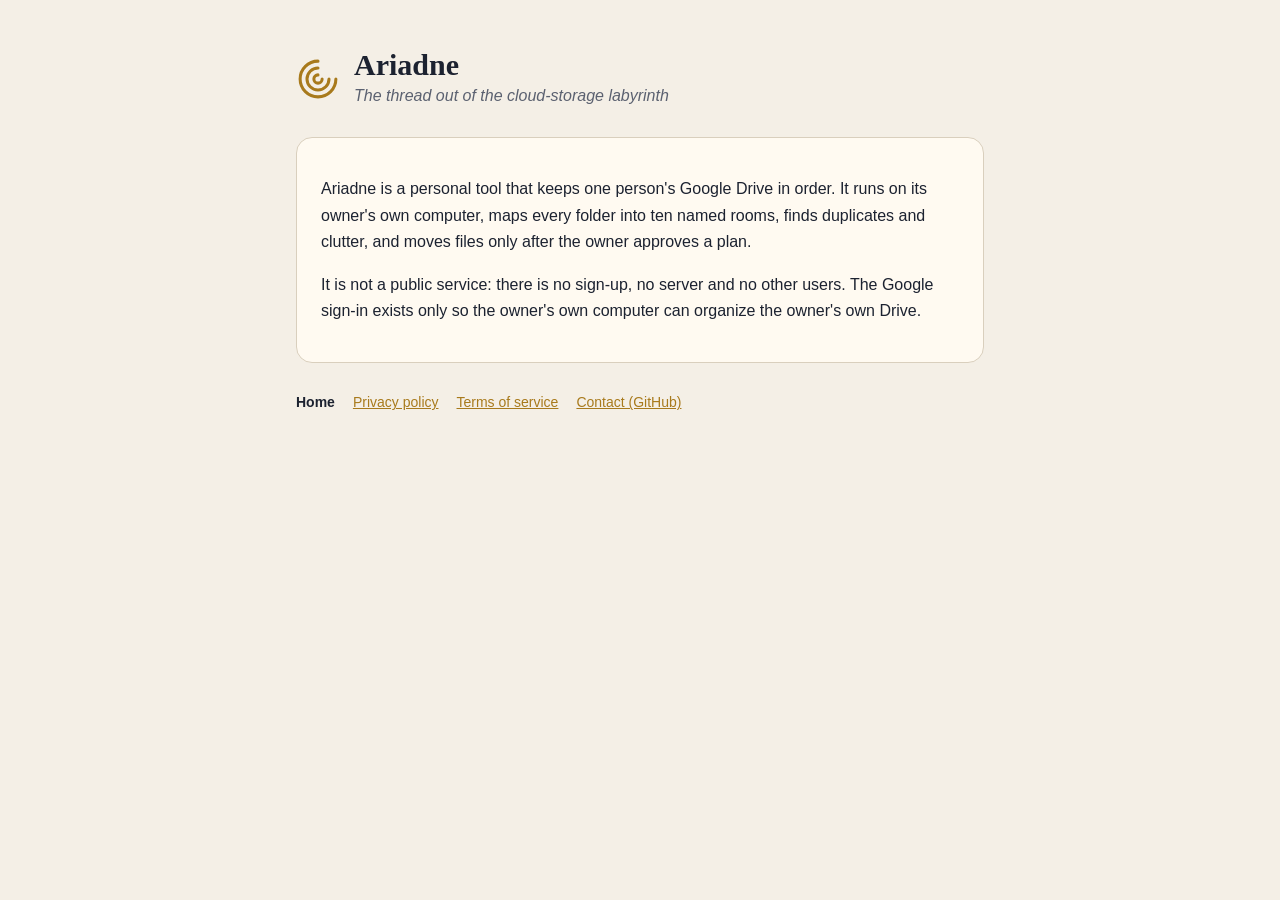
<file: index.html>
<!doctype html><html lang="en"><head><meta charset="utf-8"><meta name="viewport" content="width=device-width, initial-scale=1"><link rel="stylesheet" href="style.css"><title>Ariadne</title><meta name="description" content="Ariadne: a personal Google Drive organizer that runs on its owner's own computer."></head><body><main><header><svg viewBox="0 0 32 32" aria-hidden="true"><path d="M16 3a13 13 0 1 0 13 13M16 8a8 8 0 1 0 8 8M16 13a3 3 0 1 0 3 3"/></svg><div><h1>Ariadne</h1><p class="tag">The thread out of the cloud-storage labyrinth</p></div></header>
<div class="card">
<p>Ariadne is a personal tool that keeps one person's Google Drive in order. It runs on its owner's own computer, maps every folder into ten named rooms, finds duplicates and clutter, and moves files only after the owner approves a plan.</p>
<p>It is not a public service: there is no sign-up, no server and no other users. The Google sign-in exists only so the owner's own computer can organize the owner's own Drive.</p>
</div><nav aria-label="Pages"><a href="./" aria-current="page">Home</a><a href="privacy.html">Privacy policy</a><a href="terms.html">Terms of service</a><a href="https://github.com/atakansan">Contact (GitHub)</a></nav></main></body></html>
</file>
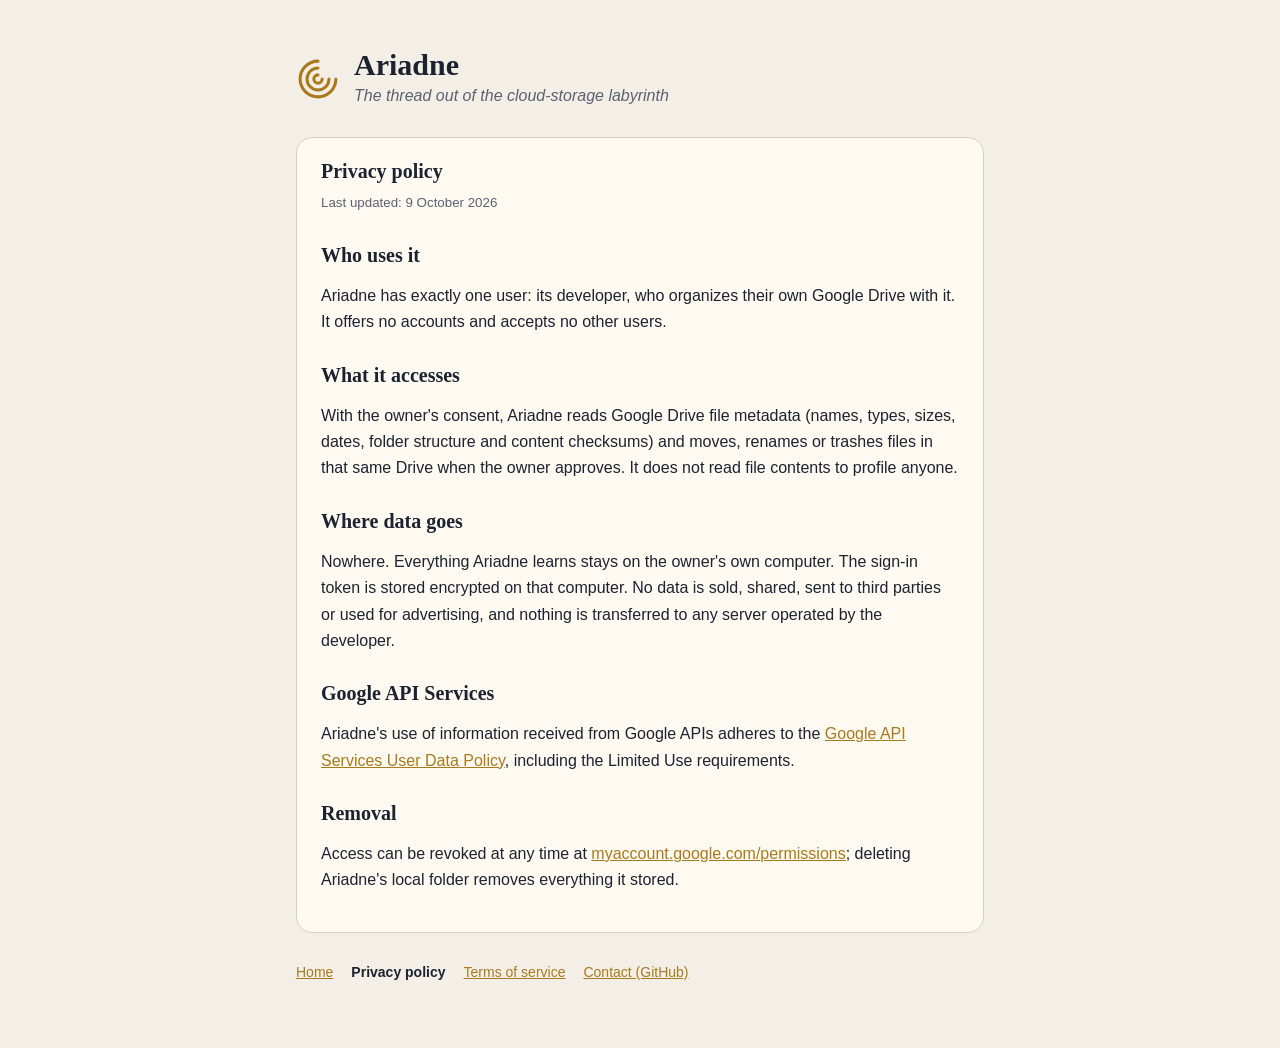
<file: privacy.html>
<!doctype html><html lang="en"><head><meta charset="utf-8"><meta name="viewport" content="width=device-width, initial-scale=1"><link rel="stylesheet" href="style.css"><title>Ariadne privacy policy</title></head><body><main><header><svg viewBox="0 0 32 32" aria-hidden="true"><path d="M16 3a13 13 0 1 0 13 13M16 8a8 8 0 1 0 8 8M16 13a3 3 0 1 0 3 3"/></svg><div><h1>Ariadne</h1><p class="tag">The thread out of the cloud-storage labyrinth</p></div></header>
<div class="card"><h2 style="margin-top:0">Privacy policy</h2><small>Last updated: 9 October 2026</small>
<h2>Who uses it</h2><p>Ariadne has exactly one user: its developer, who organizes their own Google Drive with it. It offers no accounts and accepts no other users.</p>
<h2>What it accesses</h2><p>With the owner's consent, Ariadne reads Google Drive file metadata (names, types, sizes, dates, folder structure and content checksums) and moves, renames or trashes files in that same Drive when the owner approves. It does not read file contents to profile anyone.</p>
<h2>Where data goes</h2><p>Nowhere. Everything Ariadne learns stays on the owner's own computer. The sign-in token is stored encrypted on that computer. No data is sold, shared, sent to third parties or used for advertising, and nothing is transferred to any server operated by the developer.</p>
<h2>Google API Services</h2><p>Ariadne's use of information received from Google APIs adheres to the <a href="https://developers.google.com/terms/api-services-user-data-policy">Google API Services User Data Policy</a>, including the Limited Use requirements.</p>
<h2>Removal</h2><p>Access can be revoked at any time at <a href="https://myaccount.google.com/permissions">myaccount.google.com/permissions</a>; deleting Ariadne's local folder removes everything it stored.</p>
</div><nav aria-label="Pages"><a href="./">Home</a><a href="privacy.html" aria-current="page">Privacy policy</a><a href="terms.html">Terms of service</a><a href="https://github.com/atakansan">Contact (GitHub)</a></nav></main></body></html>
</file>
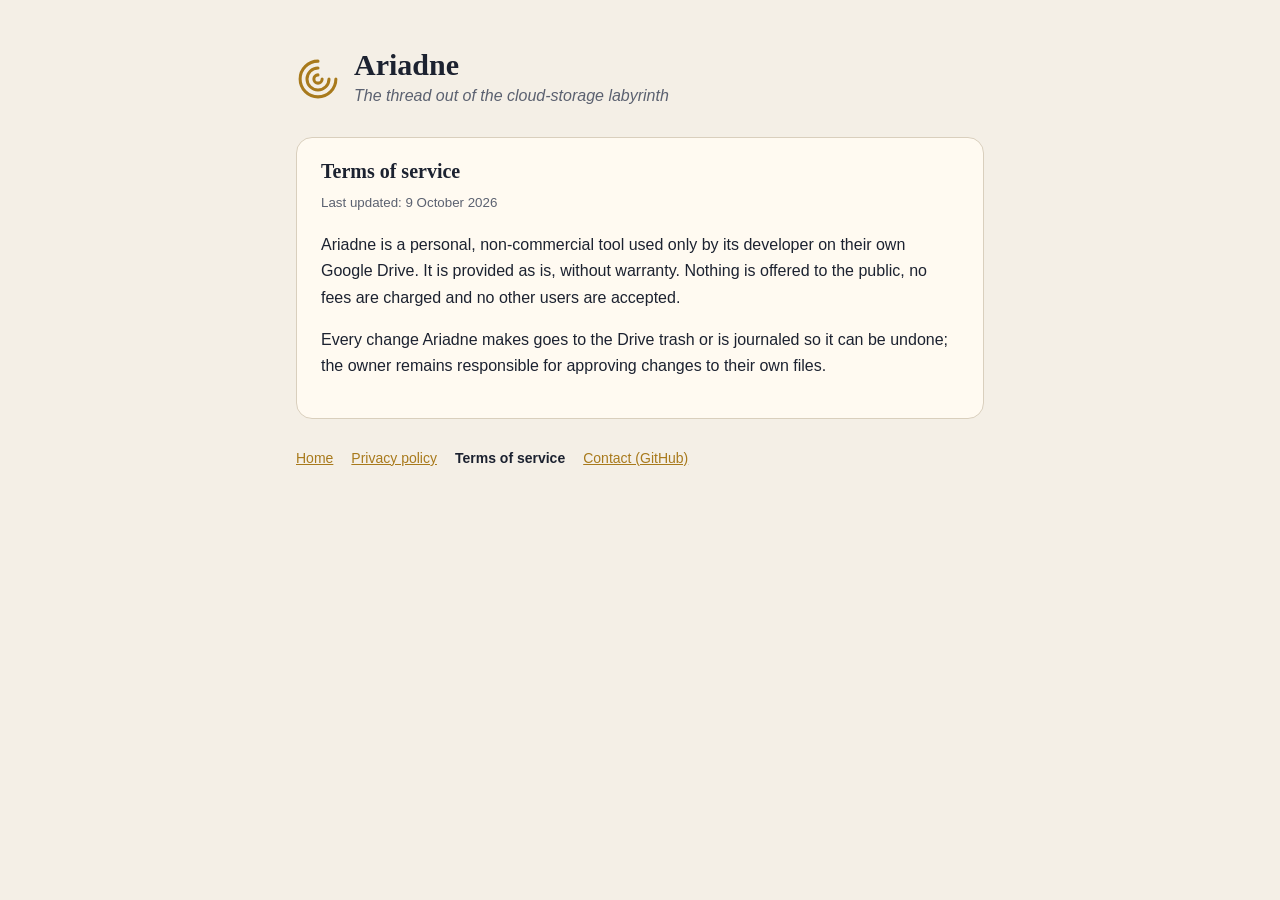
<file: terms.html>
<!doctype html><html lang="en"><head><meta charset="utf-8"><meta name="viewport" content="width=device-width, initial-scale=1"><link rel="stylesheet" href="style.css"><title>Ariadne terms of service</title></head><body><main><header><svg viewBox="0 0 32 32" aria-hidden="true"><path d="M16 3a13 13 0 1 0 13 13M16 8a8 8 0 1 0 8 8M16 13a3 3 0 1 0 3 3"/></svg><div><h1>Ariadne</h1><p class="tag">The thread out of the cloud-storage labyrinth</p></div></header>
<div class="card"><h2 style="margin-top:0">Terms of service</h2><small>Last updated: 9 October 2026</small>
<p>Ariadne is a personal, non-commercial tool used only by its developer on their own Google Drive. It is provided as is, without warranty. Nothing is offered to the public, no fees are charged and no other users are accepted.</p>
<p>Every change Ariadne makes goes to the Drive trash or is journaled so it can be undone; the owner remains responsible for approving changes to their own files.</p>
</div><nav aria-label="Pages"><a href="./">Home</a><a href="privacy.html">Privacy policy</a><a href="terms.html" aria-current="page">Terms of service</a><a href="https://github.com/atakansan">Contact (GitHub)</a></nav></main></body></html>
</file>
<file: style.css>
:root { --bg:#f4efe6; --card:#fffaf1; --ink:#1c2230; --ink2:#5b6170; --gold:#a87a1c; --line:#d9cfbd; color-scheme: light dark; }
@media (prefers-color-scheme: dark) { :root { --bg:#0b1320; --card:#121f33; --ink:#ece6d9; --ink2:#9aa3b5; --gold:#e0b453; --line:#24324a; } }
* { box-sizing: border-box; }
body { margin:0; background:var(--bg); color:var(--ink); font:16px/1.65 -apple-system,BlinkMacSystemFont,"Segoe UI",Roboto,sans-serif; }
main { max-width: 720px; margin: 0 auto; padding: 48px 16px 64px; }
header { display:flex; align-items:center; gap:14px; margin-bottom:28px; }
header svg { width:44px; height:44px; fill:none; stroke:var(--gold); stroke-width:2.2; stroke-linecap:round; }
h1 { font:600 30px/1.1 "Iowan Old Style",Palatino,Georgia,serif; margin:0; }
h2 { font:600 20px "Iowan Old Style",Palatino,Georgia,serif; margin:28px 0 6px; }
.tag { color:var(--ink2); font-style:italic; margin:2px 0 0; }
.card { background:var(--card); border:1px solid var(--line); border-radius:16px; padding:22px 24px; }
a { color:var(--gold); }
a:focus-visible { outline:2px solid var(--gold); outline-offset:2px; border-radius:4px; }
nav { margin-top:28px; display:flex; gap:18px; flex-wrap:wrap; font-size:14px; }
small { color:var(--ink2); }
nav a[aria-current="page"] { color:var(--ink); text-decoration:none; font-weight:600; }
</file>
